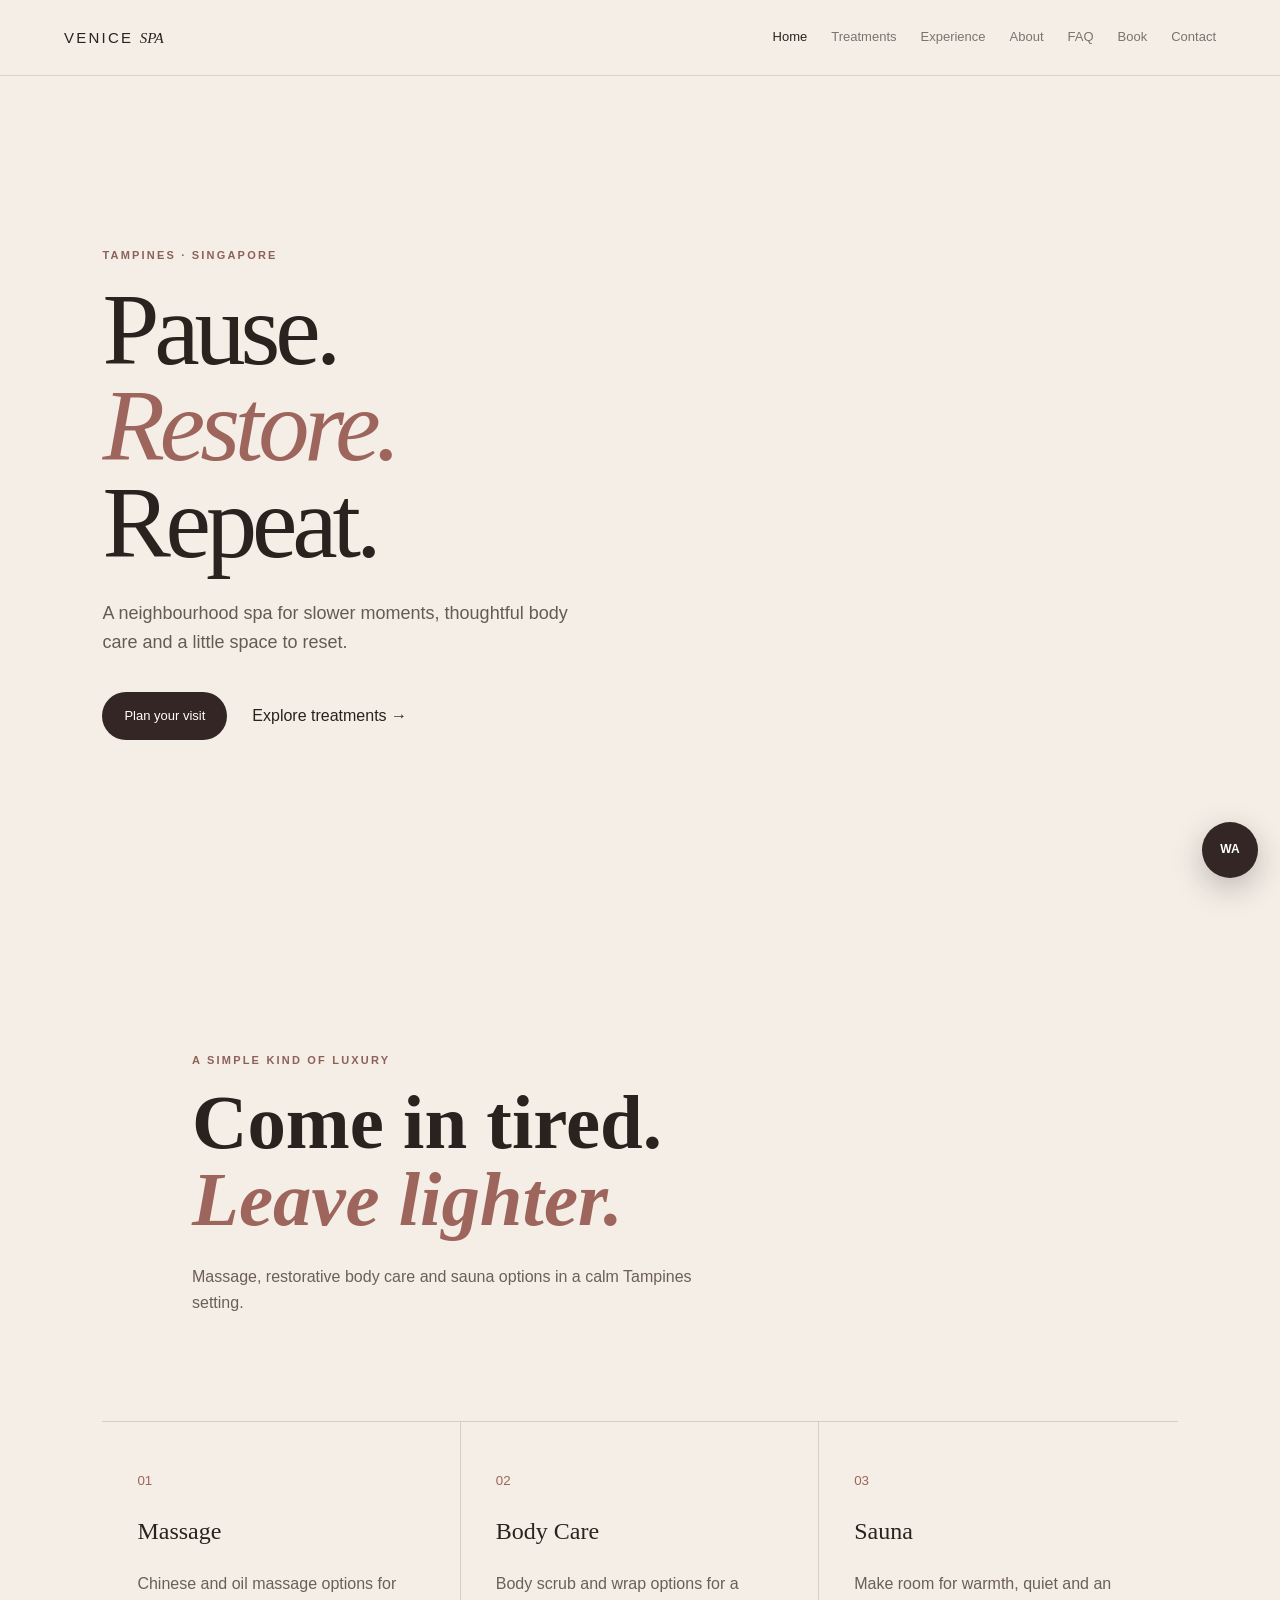
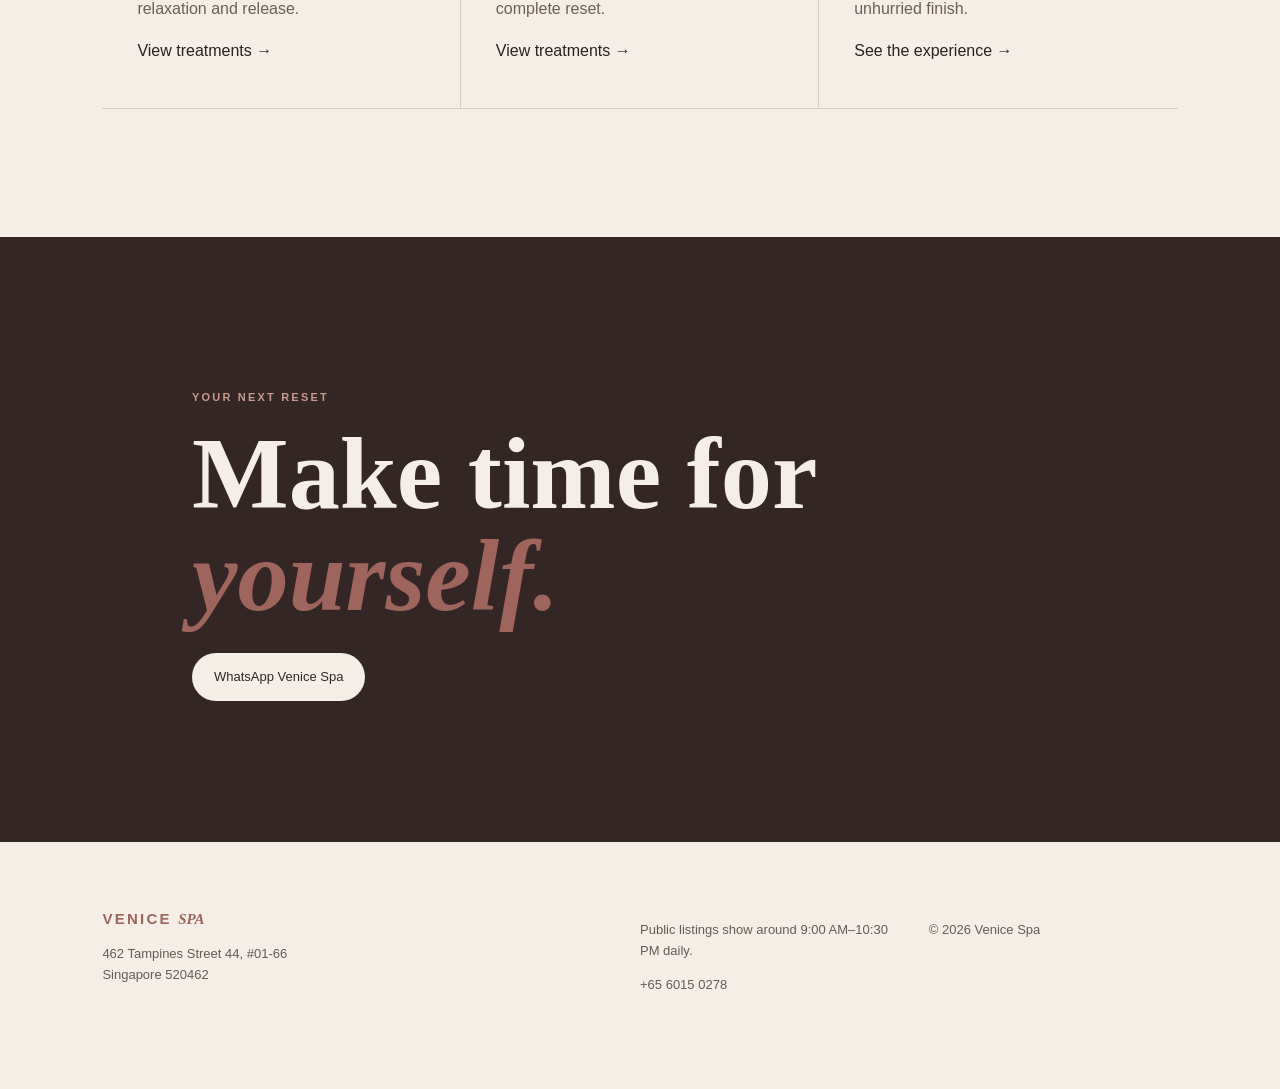
<file: index.html>
<!doctype html><html lang="en"><head><meta charset="utf-8"><meta name="viewport" content="width=device-width,initial-scale=1"><title>Venice Spa — Pause. Restore. Repeat.</title><meta name="description" content="Venice Spa, Tampines Singapore. Massage, body care and sauna."><link rel="stylesheet" href="styles.css"></head><body><div class="loader">VENICE <i>SPA</i></div><header><a class="logo" href="index.html">VENICE <i>SPA</i></a><button class="menu">☰</button><nav><a class="active" href="index.html">Home</a><a href="services.html">Treatments</a><a href="experience.html">Experience</a><a href="about.html">About</a><a href="faq.html">FAQ</a><a href="book.html">Book</a><a href="contact.html">Contact</a></nav></header><main><section class="hero"><div><p class="eyebrow">TAMPINES · SINGAPORE</p><h1>Pause.<br><em>Restore.</em><br>Repeat.</h1><p class="lead">A neighbourhood spa for slower moments, thoughtful body care and a little space to reset.</p><div class="actions"><a class="btn" href="book.html">Plan your visit</a><a href="services.html">Explore treatments →</a></div></div><div class="heroimg"></div></section><section class="intro reveal"><p class="eyebrow">A SIMPLE KIND OF LUXURY</p><h2>Come in tired.<br><em>Leave lighter.</em></h2><p>Massage, restorative body care and sauna options in a calm Tampines setting.</p></section><section class="cards reveal"><article><small>01</small><h2>Massage</h2><p>Chinese and oil massage options for relaxation and release.</p><a href="services.html">View treatments →</a></article><article><small>02</small><h2>Body Care</h2><p>Body scrub and wrap options for a complete reset.</p><a href="services.html">View treatments →</a></article><article><small>03</small><h2>Sauna</h2><p>Make room for warmth, quiet and an unhurried finish.</p><a href="experience.html">See the experience →</a></article></section><section class="dark reveal"><p class="eyebrow">YOUR NEXT RESET</p><h2>Make time for<br><em>yourself.</em></h2><a class="btn light" href="https://wa.me/6560150278">WhatsApp Venice Spa</a></section></main><footer><div><b>VENICE <i>SPA</i></b><p>462 Tampines Street 44, #01-66<br>Singapore 520462</p></div><div><p>Public listings show around 9:00 AM–10:30 PM daily.</p><p>+65 6015 0278</p></div><div><p>© 2026 Venice Spa</p></div></footer><a class="wa" href="https://wa.me/6560150278">WA</a><script src="script.js"></script></body></html>
</file>
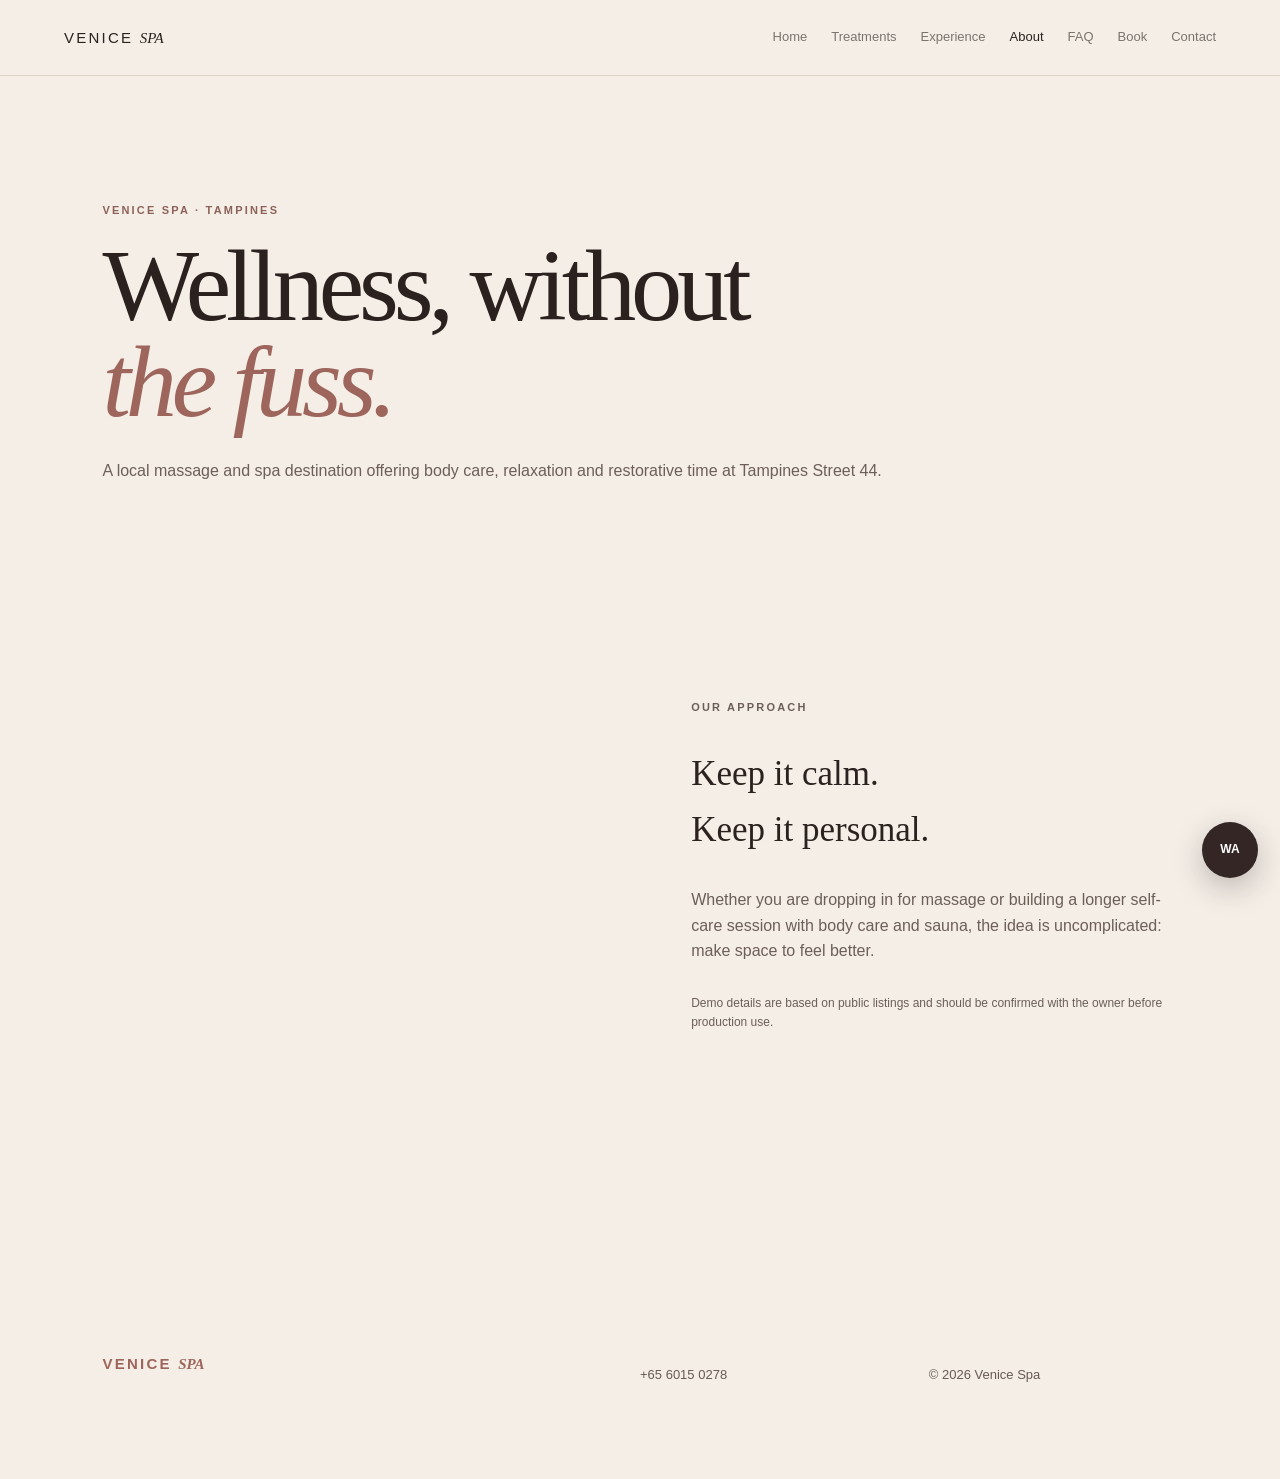
<file: about.html>
<!doctype html><html lang="en"><head><meta charset="utf-8"><meta name="viewport" content="width=device-width,initial-scale=1"><title>About — Venice Spa</title><link rel="stylesheet" href="styles.css"></head><body><header><a class="logo" href="index.html">VENICE <i>SPA</i></a><button class="menu">☰</button><nav><a href="index.html">Home</a><a href="services.html">Treatments</a><a href="experience.html">Experience</a><a class="active" href="about.html">About</a><a href="faq.html">FAQ</a><a href="book.html">Book</a><a href="contact.html">Contact</a></nav></header><main class="page"><section class="pagehead"><p class="eyebrow">VENICE SPA · TAMPINES</p><h1>Wellness, without<br><em>the fuss.</em></h1><p>A local massage and spa destination offering body care, relaxation and restorative time at Tampines Street 44.</p></section><section class="split"><div class="visual"></div><div><p class="eyebrow">OUR APPROACH</p><h2>Keep it calm.<br>Keep it personal.</h2><p>Whether you are dropping in for massage or building a longer self-care session with body care and sauna, the idea is uncomplicated: make space to feel better.</p><p class="note">Demo details are based on public listings and should be confirmed with the owner before production use.</p></div></section></main><footer><div><b>VENICE <i>SPA</i></b></div><div><p>+65 6015 0278</p></div><div><p>© 2026 Venice Spa</p></div></footer><a class="wa" href="https://wa.me/6560150278">WA</a><script src="script.js"></script></body></html>
</file>
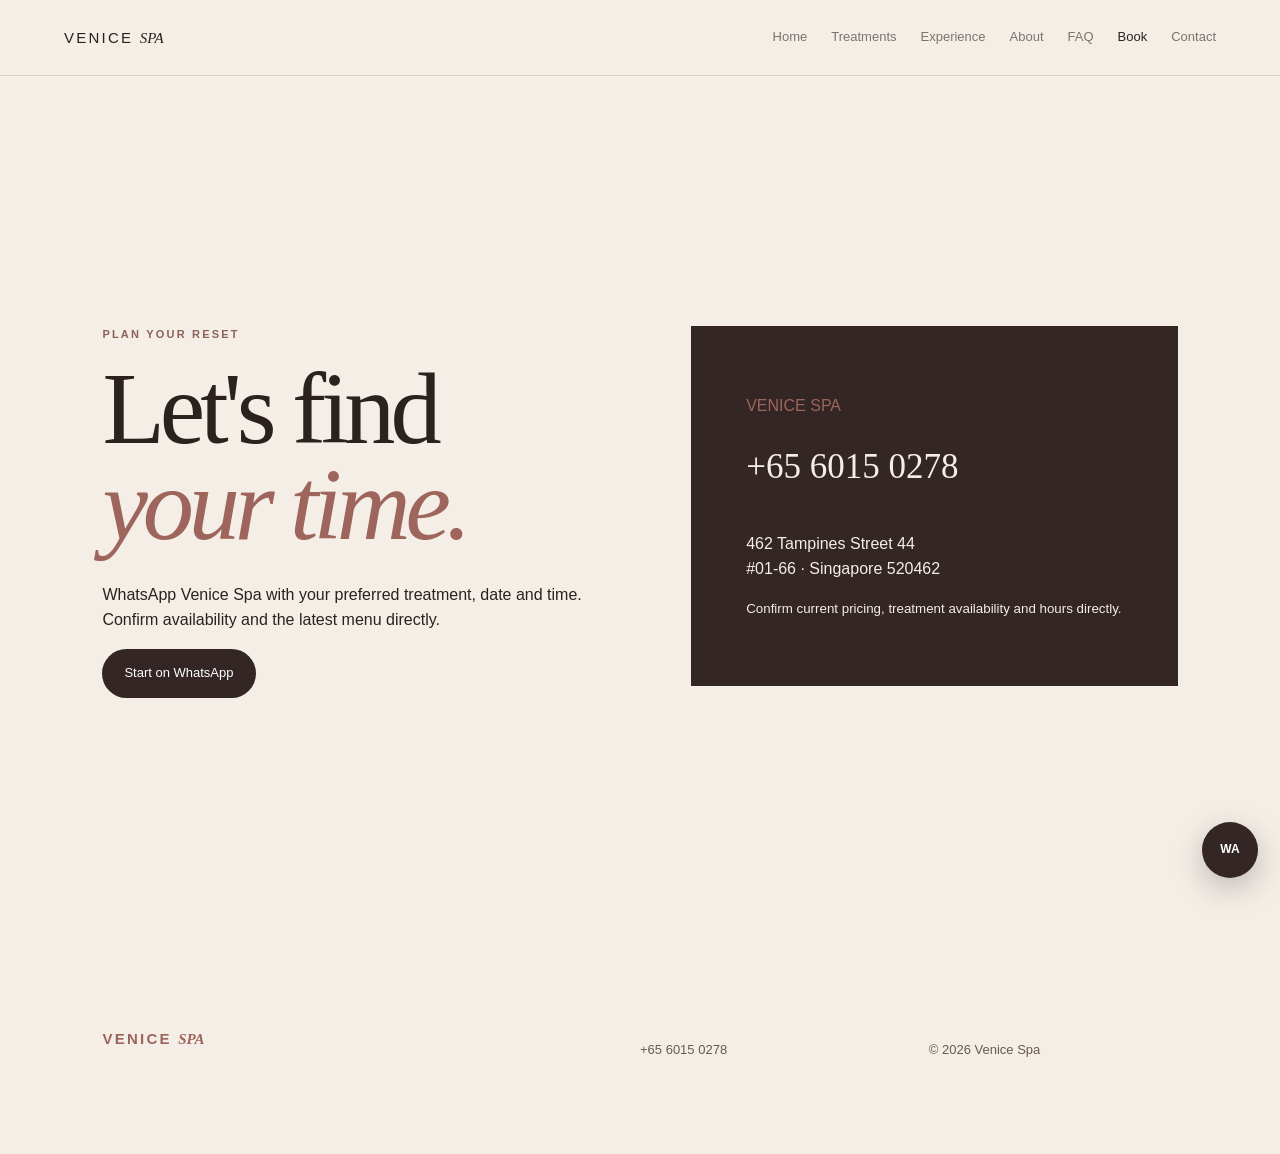
<file: book.html>
<!doctype html><html lang="en"><head><meta charset="utf-8"><meta name="viewport" content="width=device-width,initial-scale=1"><title>Book — Venice Spa</title><link rel="stylesheet" href="styles.css"></head><body><header><a class="logo" href="index.html">VENICE <i>SPA</i></a><button class="menu">☰</button><nav><a href="index.html">Home</a><a href="services.html">Treatments</a><a href="experience.html">Experience</a><a href="about.html">About</a><a href="faq.html">FAQ</a><a class="active" href="book.html">Book</a><a href="contact.html">Contact</a></nav></header><main class="page"><section class="book"><div><p class="eyebrow">PLAN YOUR RESET</p><h1>Let's find<br><em>your time.</em></h1><p>WhatsApp Venice Spa with your preferred treatment, date and time. Confirm availability and the latest menu directly.</p><a class="btn" href="https://wa.me/6560150278?text=Hi%20Venice%20Spa%2C%20I'd%20like%20to%20book%20a%20treatment.">Start on WhatsApp</a></div><div class="bookingbox"><span>VENICE SPA</span><strong>+65 6015 0278</strong><p>462 Tampines Street 44<br>#01-66 · Singapore 520462</p><small>Confirm current pricing, treatment availability and hours directly.</small></div></section></main><footer><div><b>VENICE <i>SPA</i></b></div><div><p>+65 6015 0278</p></div><div><p>© 2026 Venice Spa</p></div></footer><a class="wa" href="https://wa.me/6560150278">WA</a><script src="script.js"></script></body></html>
</file>
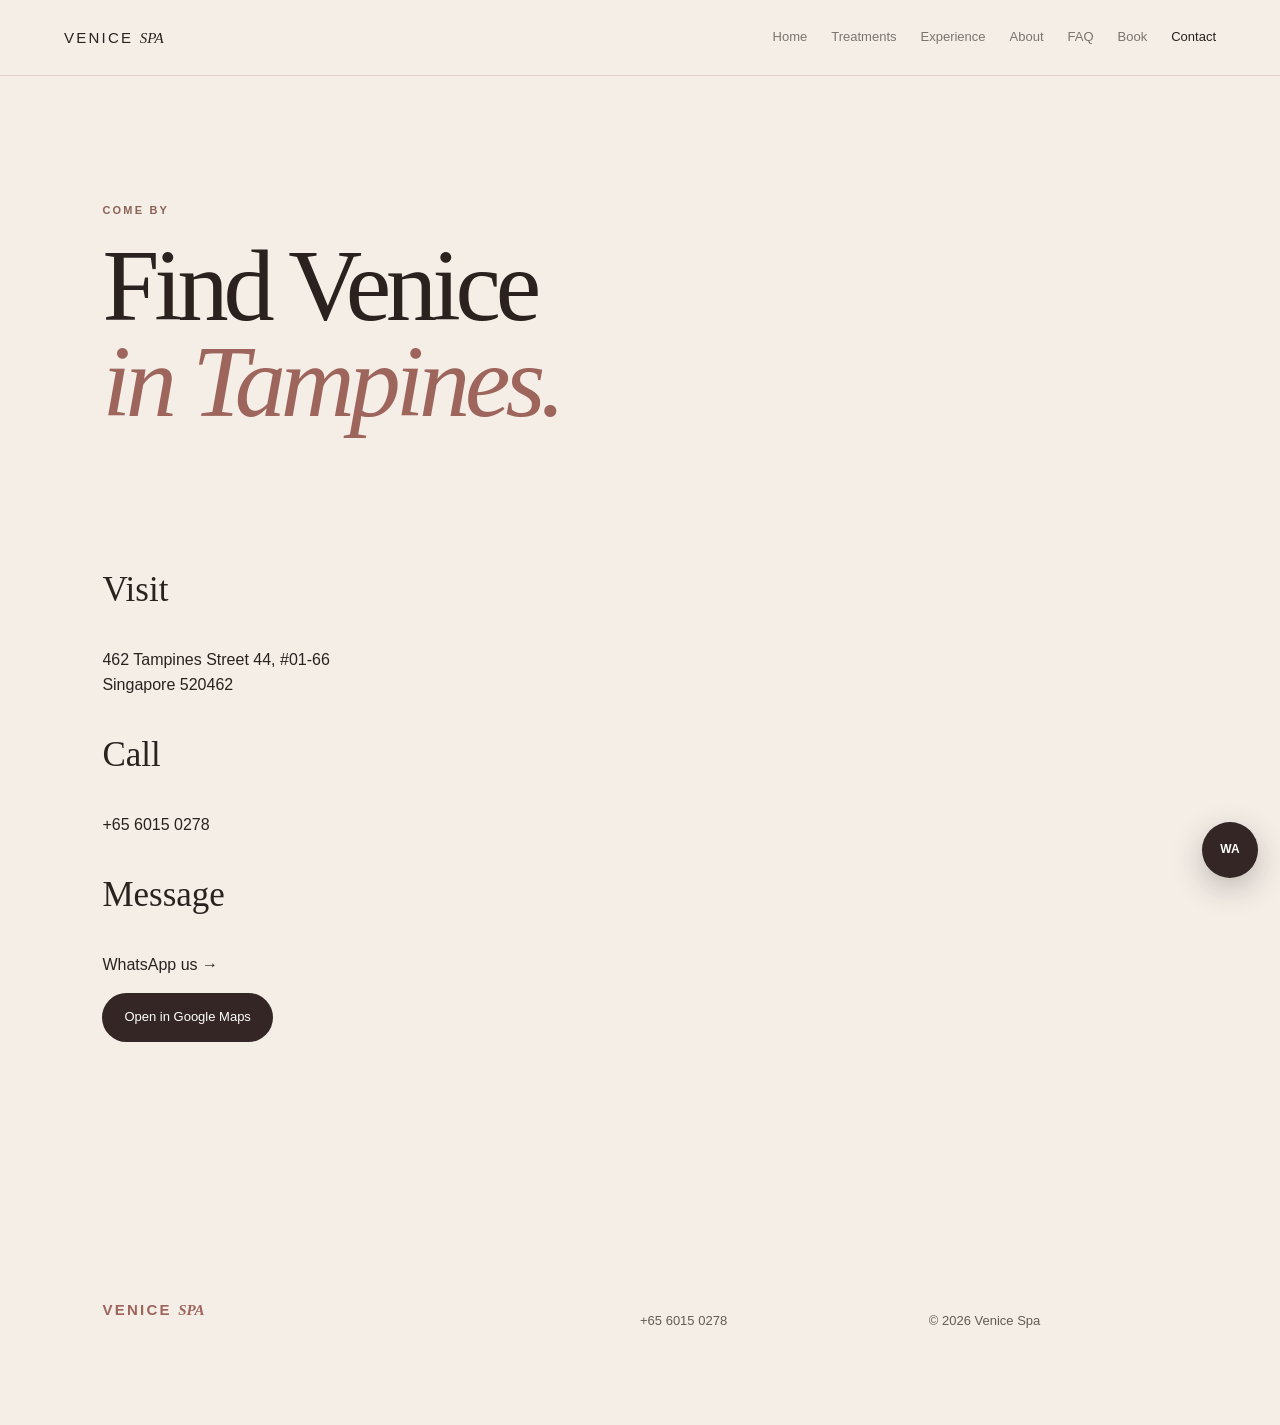
<file: contact.html>
<!doctype html><html lang="en"><head><meta charset="utf-8"><meta name="viewport" content="width=device-width,initial-scale=1"><title>Contact — Venice Spa</title><link rel="stylesheet" href="styles.css"></head><body><header><a class="logo" href="index.html">VENICE <i>SPA</i></a><button class="menu">☰</button><nav><a href="index.html">Home</a><a href="services.html">Treatments</a><a href="experience.html">Experience</a><a href="about.html">About</a><a href="faq.html">FAQ</a><a href="book.html">Book</a><a class="active" href="contact.html">Contact</a></nav></header><main class="page"><section class="pagehead"><p class="eyebrow">COME BY</p><h1>Find Venice<br><em>in Tampines.</em></h1></section><section class="contactgrid"><div><h2>Visit</h2><p>462 Tampines Street 44, #01-66<br>Singapore 520462</p><h2>Call</h2><p><a href="tel:+6560150278">+65 6015 0278</a></p><h2>Message</h2><p><a href="https://wa.me/6560150278">WhatsApp us →</a></p><a class="btn" href="https://www.google.com/maps/search/?api=1&query=Venice%20Spa%20462%20Tampines%20Street%2044%20Singapore%20520462">Open in Google Maps</a></div><iframe title="Venice Spa map" src="https://www.google.com/maps?q=462%20Tampines%20Street%2044%20Singapore%20520462&output=embed" loading="lazy"></iframe></section></main><footer><div><b>VENICE <i>SPA</i></b></div><div><p>+65 6015 0278</p></div><div><p>© 2026 Venice Spa</p></div></footer><a class="wa" href="https://wa.me/6560150278">WA</a><script src="script.js"></script></body></html>
</file>
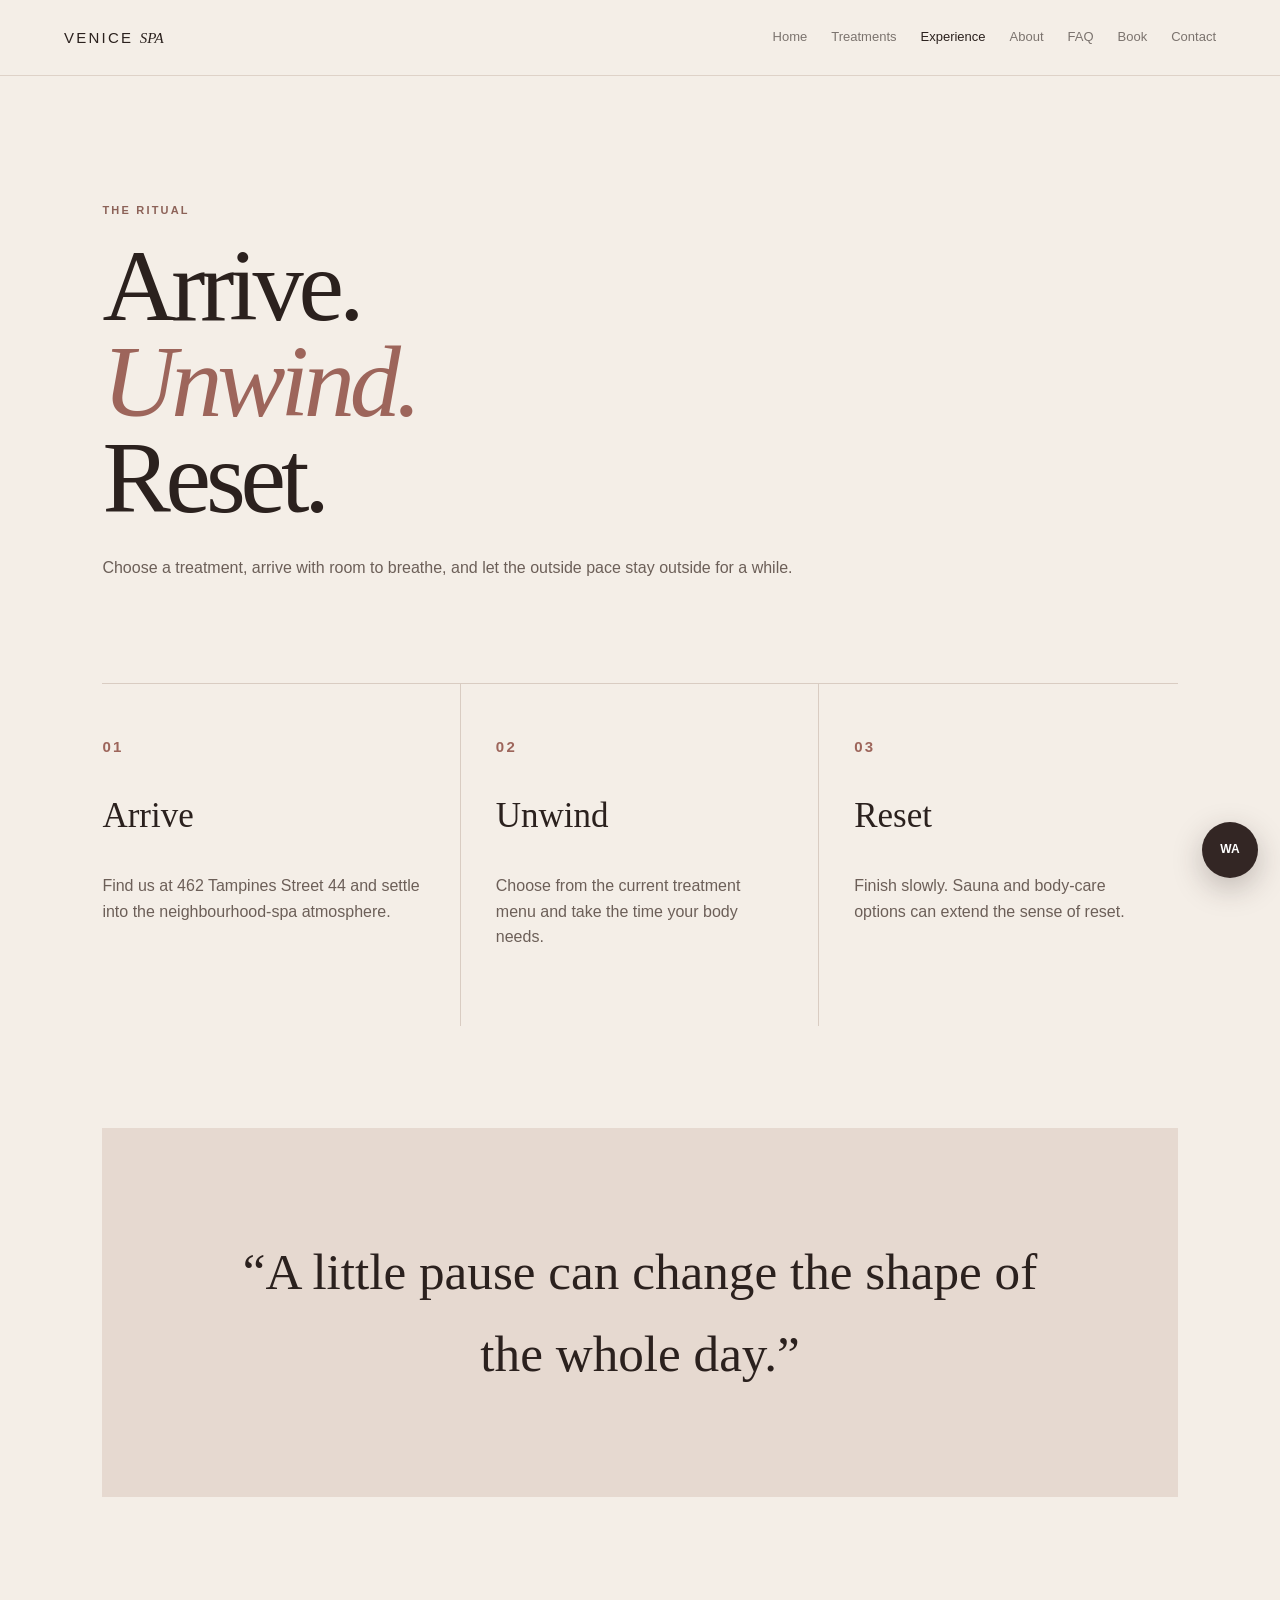
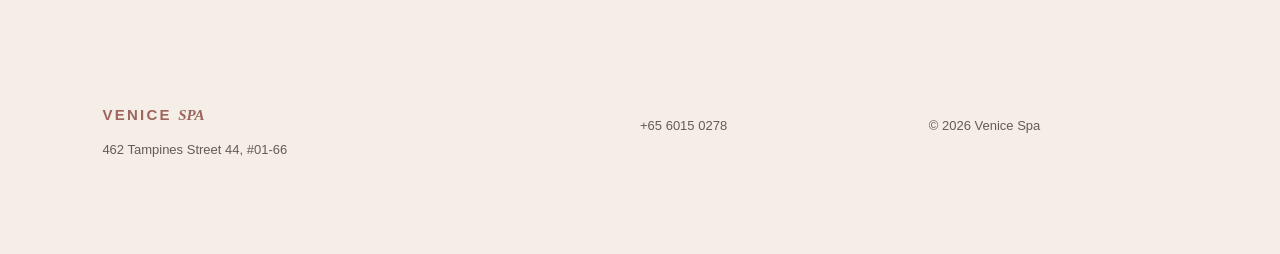
<file: experience.html>
<!doctype html><html lang="en"><head><meta charset="utf-8"><meta name="viewport" content="width=device-width,initial-scale=1"><title>Experience — Venice Spa</title><link rel="stylesheet" href="styles.css"></head><body><header><a class="logo" href="index.html">VENICE <i>SPA</i></a><button class="menu">☰</button><nav><a href="index.html">Home</a><a href="services.html">Treatments</a><a class="active" href="experience.html">Experience</a><a href="about.html">About</a><a href="faq.html">FAQ</a><a href="book.html">Book</a><a href="contact.html">Contact</a></nav></header><main class="page"><section class="pagehead"><p class="eyebrow">THE RITUAL</p><h1>Arrive.<br><em>Unwind.</em><br>Reset.</h1><p>Choose a treatment, arrive with room to breathe, and let the outside pace stay outside for a while.</p></section><section class="steps"><div><b>01</b><h2>Arrive</h2><p>Find us at 462 Tampines Street 44 and settle into the neighbourhood-spa atmosphere.</p></div><div><b>02</b><h2>Unwind</h2><p>Choose from the current treatment menu and take the time your body needs.</p></div><div><b>03</b><h2>Reset</h2><p>Finish slowly. Sauna and body-care options can extend the sense of reset.</p></div></section><section class="quote"><p>“A little pause can change the shape of the whole day.”</p></section></main><footer><div><b>VENICE <i>SPA</i></b><p>462 Tampines Street 44, #01-66</p></div><div><p>+65 6015 0278</p></div><div><p>© 2026 Venice Spa</p></div></footer><a class="wa" href="https://wa.me/6560150278">WA</a><script src="script.js"></script></body></html>
</file>
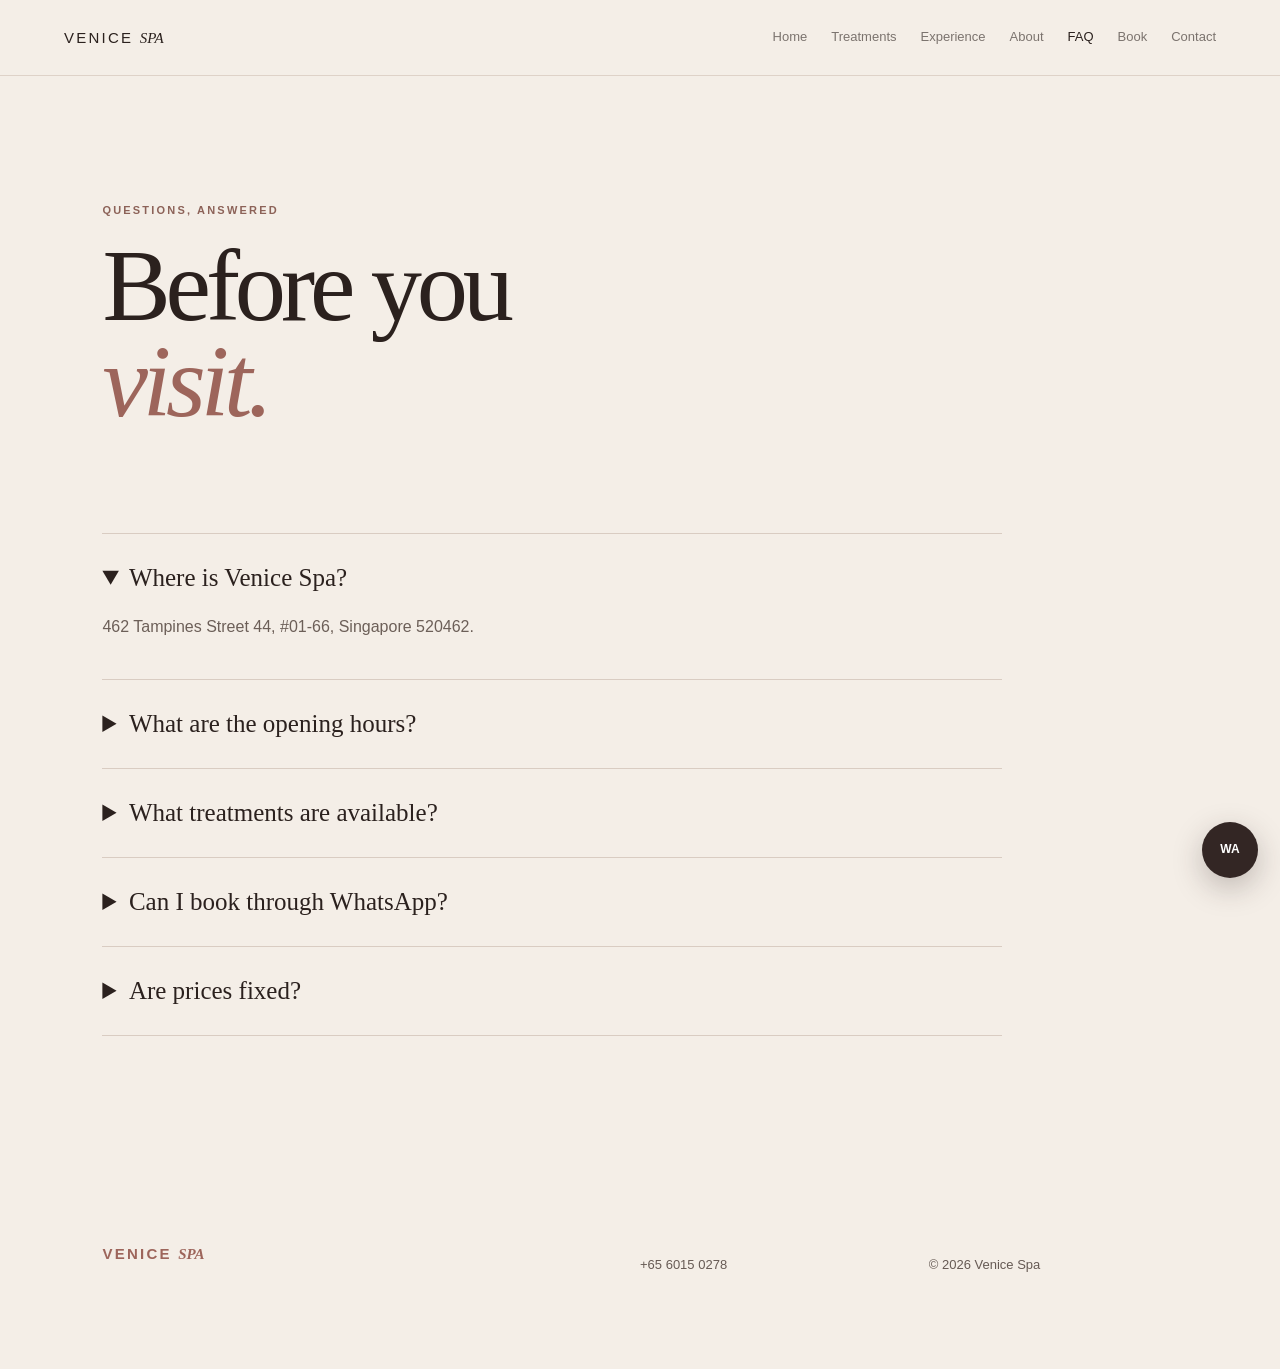
<file: faq.html>
<!doctype html><html lang="en"><head><meta charset="utf-8"><meta name="viewport" content="width=device-width,initial-scale=1"><title>FAQ — Venice Spa</title><link rel="stylesheet" href="styles.css"></head><body><header><a class="logo" href="index.html">VENICE <i>SPA</i></a><button class="menu">☰</button><nav><a href="index.html">Home</a><a href="services.html">Treatments</a><a href="experience.html">Experience</a><a href="about.html">About</a><a class="active" href="faq.html">FAQ</a><a href="book.html">Book</a><a href="contact.html">Contact</a></nav></header><main class="page"><section class="pagehead"><p class="eyebrow">QUESTIONS, ANSWERED</p><h1>Before you<br><em>visit.</em></h1></section><section class="faq"><details open><summary>Where is Venice Spa?</summary><p>462 Tampines Street 44, #01-66, Singapore 520462.</p></details><details><summary>What are the opening hours?</summary><p>Public listings currently show around 9:00 AM–10:30 PM daily. Confirm before visiting.</p></details><details><summary>What treatments are available?</summary><p>Public listings include Chinese massage, oil massage, ear treatment, bubble massage, body scrub/wrap and sauna-related services.</p></details><details><summary>Can I book through WhatsApp?</summary><p>Use the WhatsApp button to contact the business and confirm your preferred treatment and time.</p></details><details><summary>Are prices fixed?</summary><p>Public listings show S$60 for several 60-minute services, but pricing and availability can change.</p></details></section></main><footer><div><b>VENICE <i>SPA</i></b></div><div><p>+65 6015 0278</p></div><div><p>© 2026 Venice Spa</p></div></footer><a class="wa" href="https://wa.me/6560150278">WA</a><script src="script.js"></script></body></html>
</file>
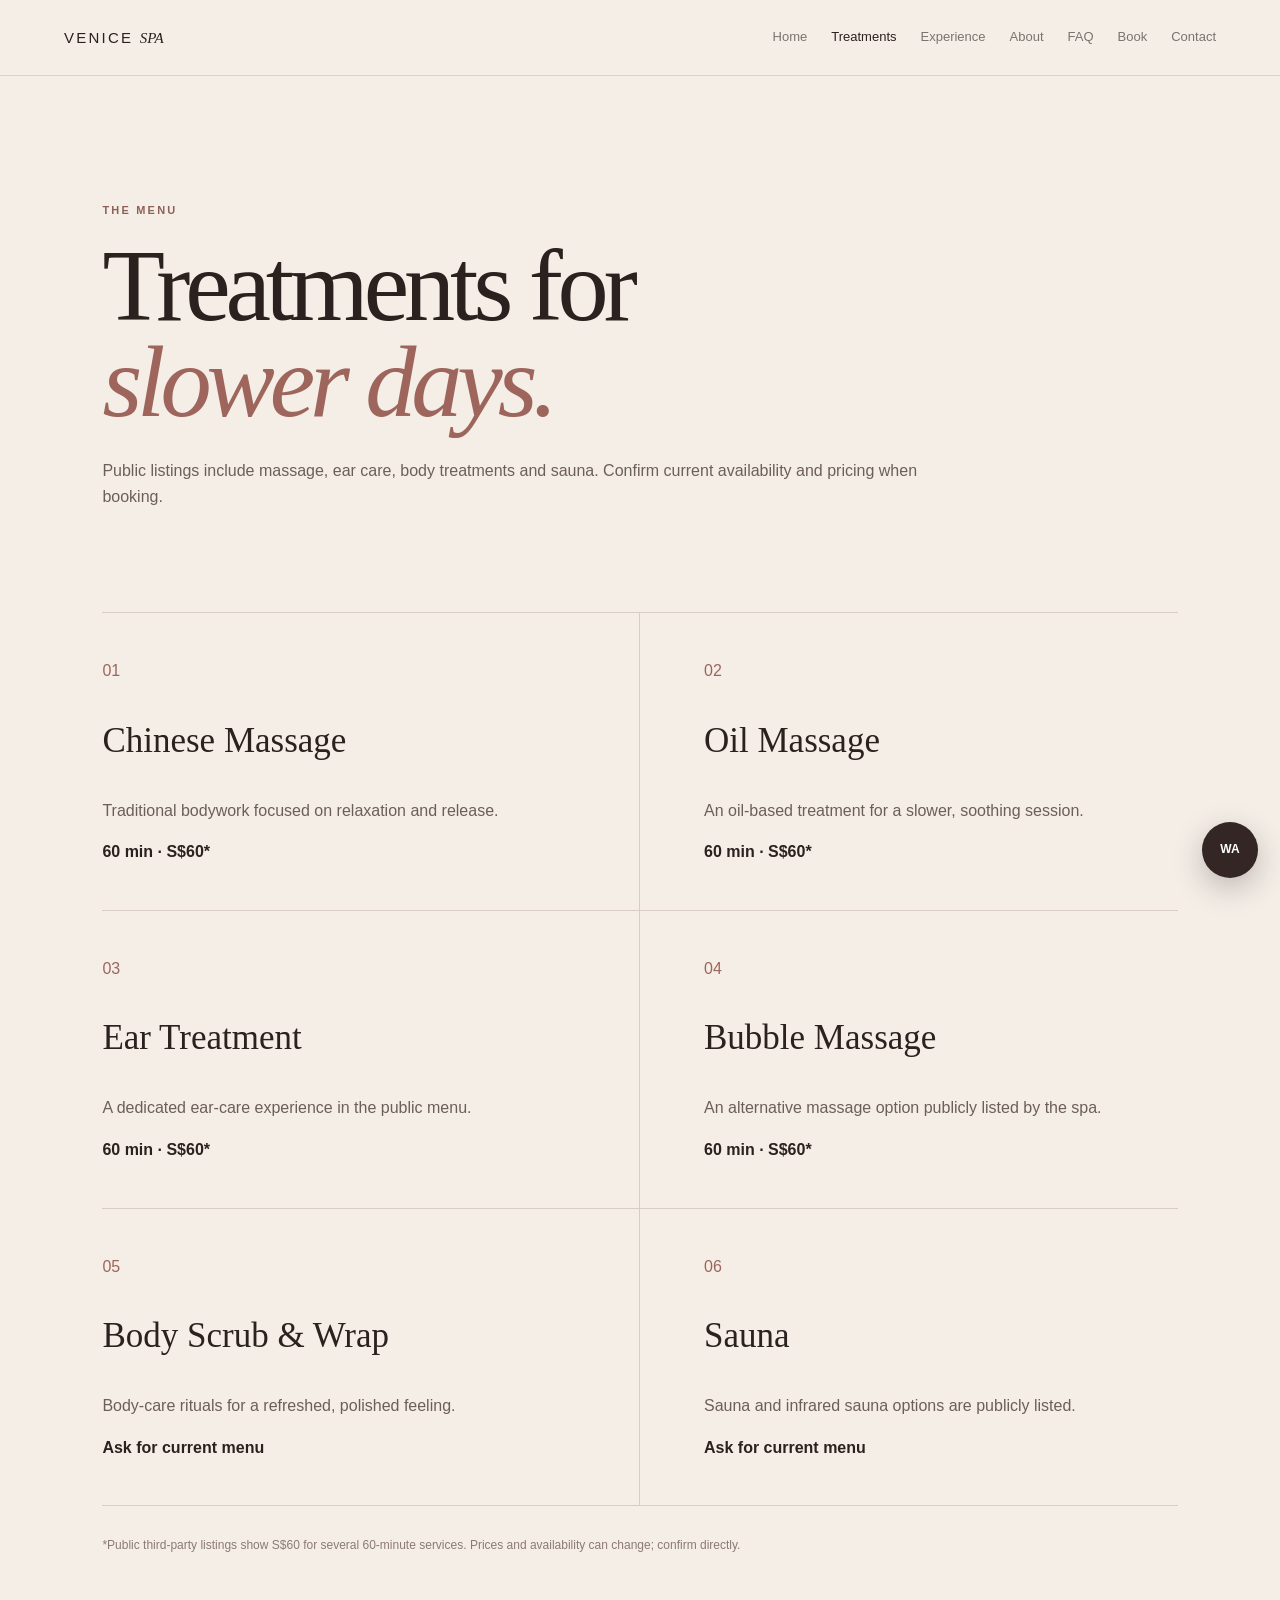
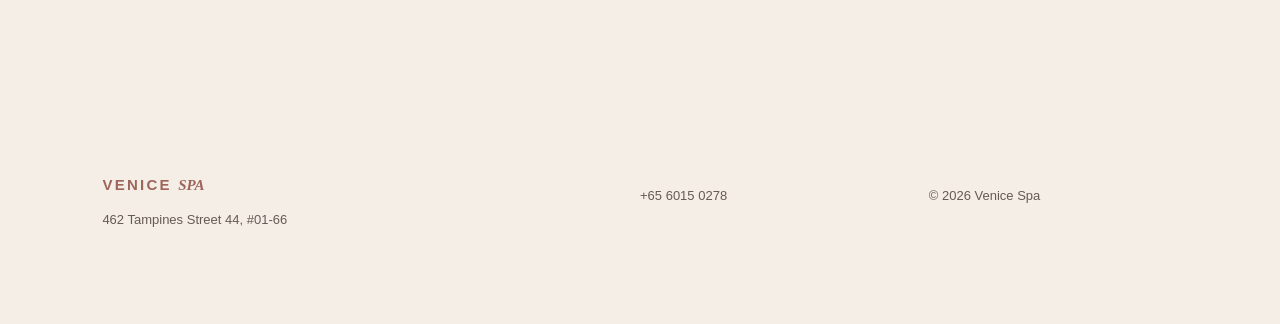
<file: services.html>
<!doctype html><html lang="en"><head><meta charset="utf-8"><meta name="viewport" content="width=device-width,initial-scale=1"><title>Treatments — Venice Spa</title><link rel="stylesheet" href="styles.css"></head><body><header><a class="logo" href="index.html">VENICE <i>SPA</i></a><button class="menu">☰</button><nav><a href="index.html">Home</a><a class="active" href="services.html">Treatments</a><a href="experience.html">Experience</a><a href="about.html">About</a><a href="faq.html">FAQ</a><a href="book.html">Book</a><a href="contact.html">Contact</a></nav></header><main class="page"><section class="pagehead"><p class="eyebrow">THE MENU</p><h1>Treatments for<br><em>slower days.</em></h1><p>Public listings include massage, ear care, body treatments and sauna. Confirm current availability and pricing when booking.</p></section><section class="servicegrid"><article><span>01</span><h2>Chinese Massage</h2><p>Traditional bodywork focused on relaxation and release.</p><strong>60 min · S$60*</strong></article><article><span>02</span><h2>Oil Massage</h2><p>An oil-based treatment for a slower, soothing session.</p><strong>60 min · S$60*</strong></article><article><span>03</span><h2>Ear Treatment</h2><p>A dedicated ear-care experience in the public menu.</p><strong>60 min · S$60*</strong></article><article><span>04</span><h2>Bubble Massage</h2><p>An alternative massage option publicly listed by the spa.</p><strong>60 min · S$60*</strong></article><article><span>05</span><h2>Body Scrub & Wrap</h2><p>Body-care rituals for a refreshed, polished feeling.</p><strong>Ask for current menu</strong></article><article><span>06</span><h2>Sauna</h2><p>Sauna and infrared sauna options are publicly listed.</p><strong>Ask for current menu</strong></article></section><p class="note">*Public third-party listings show S$60 for several 60-minute services. Prices and availability can change; confirm directly.</p></main><footer><div><b>VENICE <i>SPA</i></b><p>462 Tampines Street 44, #01-66</p></div><div><p>+65 6015 0278</p></div><div><p>© 2026 Venice Spa</p></div></footer><a class="wa" href="https://wa.me/6560150278">WA</a><script src="script.js"></script></body></html>
</file>
<file: styles.css>
*{box-sizing:border-box}html{scroll-behavior:smooth}body{margin:0;background:#f4eee7;color:#2b211e;font-family:Arial,sans-serif;line-height:1.6}a{color:inherit;text-decoration:none}header{height:76px;display:flex;align-items:center;justify-content:space-between;padding:0 5vw;position:sticky;top:0;z-index:10;background:#f4eee7ee;backdrop-filter:blur(14px);border-bottom:1px solid #ded2c8}.logo,b{font-size:15px;letter-spacing:.15em}.logo i,b i{font-family:Georgia,serif;font-style:italic;letter-spacing:0}nav{display:flex;gap:24px;font-size:13px}nav a{opacity:.6}.active,nav a:hover{opacity:1}.menu{display:none;border:0;background:none;font-size:22px}.hero{min-height:calc(100vh - 76px);display:grid;grid-template-columns:1fr 1fr;gap:6vw;align-items:center;padding:7vw 8vw}.eyebrow{font-size:11px;letter-spacing:.2em;font-weight:bold;text-transform:uppercase;color:#8c6258}.hero h1,.pagehead h1,.book h1{font-family:Georgia,serif;font-size:clamp(58px,8vw,112px);font-weight:500;line-height:.94;margin:18px 0 28px;letter-spacing:-.05em}.hero h1 em,.pagehead h1 em,.book h1 em,h2 em{color:#9d655b;font-style:italic}.lead{max-width:480px;font-size:18px;color:#665a54}.actions{display:flex;gap:25px;align-items:center;margin-top:35px}.btn{display:inline-block;background:#332624;color:#fff;padding:14px 22px;border-radius:999px;font-size:13px}.heroimg,.visual{min-height:600px;background:url('https://images.unsplash.com/photo-1540555700478-4be289fbecef?auto=format&fit=crop&w=1200&q=85') center/cover}.intro{padding:11vw 15vw 7vw;max-width:1000px}.intro h2,.dark h2{font-family:Georgia,serif;font-size:clamp(45px,6vw,80px);line-height:1;margin:16px 0 25px}.intro>p:last-child{max-width:520px;color:#6c5f58}.cards{display:grid;grid-template-columns:repeat(3,1fr);border-top:1px solid #d9ccc2;border-bottom:1px solid #d9ccc2;margin:0 8vw}.cards article{padding:45px 35px;min-height:280px;border-right:1px solid #d9ccc2}.cards article:last-child{border:0}.cards small,span,b{color:#9d655b}.cards h2{font-family:Georgia,serif;font-weight:500}.cards p,.servicegrid p,.steps p,.pagehead>p:last-child,.split p,.faq p{color:#6c5f58}.dark{margin-top:10vw;background:#332624;color:#f4eee7;padding:11vw 15vw}.dark .eyebrow{color:#c79b91}.dark h2{font-size:clamp(55px,8vw,105px)}.light{background:#f4eee7;color:#332624}footer{padding:65px 8vw 80px;display:grid;grid-template-columns:2fr 1fr 1fr;gap:40px;font-size:13px;color:#665a54}.page{padding:9vw 8vw 11vw}.pagehead{max-width:850px;margin-bottom:8vw}.pagehead h1{font-size:clamp(58px,8vw,105px)}.servicegrid{display:grid;grid-template-columns:repeat(2,1fr);border-top:1px solid #d9ccc2}.servicegrid article{padding:45px 5vw 45px 0;border-bottom:1px solid #d9ccc2}.servicegrid article:nth-child(odd){border-right:1px solid #d9ccc2}.servicegrid article:nth-child(even){padding-left:5vw}.servicegrid h2,.steps h2,.split h2,.contactgrid h2{font-family:Georgia,serif;font-size:35px;font-weight:500}.note{font-size:12px;color:#8b7b72;margin-top:30px}.steps{display:grid;grid-template-columns:repeat(3,1fr);border-top:1px solid #d9ccc2}.steps>div{padding:50px 35px 60px 0;border-right:1px solid #d9ccc2}.steps>div+div{padding-left:35px}.steps>div:last-child{border:0}.quote{margin-top:8vw;padding:8vw;background:#e6d9d0;text-align:center}.quote p{font-family:Georgia,serif;font-size:clamp(30px,4vw,52px);max-width:800px;margin:auto}.split{display:grid;grid-template-columns:1fr 1fr;gap:8vw;align-items:center}.split .visual{min-height:560px}.faq{max-width:900px}.faq details{border-top:1px solid #d9ccc2;padding:24px 0}.faq details:last-child{border-bottom:1px solid #d9ccc2}.faq summary{cursor:pointer;font-family:Georgia,serif;font-size:25px}.book{min-height:70vh;display:grid;grid-template-columns:1fr 1fr;gap:8vw;align-items:center}.bookingbox{background:#332624;color:#f4eee7;padding:55px;min-height:360px;display:flex;flex-direction:column;justify-content:center}.bookingbox strong{font-family:Georgia,serif;font-size:35px;font-weight:500;margin:20px 0}.contactgrid{display:grid;grid-template-columns:1fr 1.2fr;gap:7vw}.contactgrid iframe{width:100%;min-height:560px;border:0;filter:grayscale(1)}.wa{position:fixed;right:22px;bottom:22px;width:56px;height:56px;border-radius:50%;display:grid;place-items:center;background:#332624;color:#fff;font-size:12px;font-weight:bold;box-shadow:0 10px 30px #33262444;z-index:20}.loader{position:fixed;inset:0;background:#332624;color:#f4eee7;display:grid;place-items:center;z-index:100;font-family:Georgia,serif;font-size:32px;transition:.5s}.loader.hide{opacity:0;visibility:hidden}.reveal{opacity:0;transform:translateY(25px);transition:.8s}.reveal.show{opacity:1;transform:none}@media(max-width:800px){header{height:68px;padding:0 6vw}.menu{display:block}nav{display:none;position:absolute;top:68px;left:0;right:0;padding:25px 6vw;background:#f4eee7;flex-direction:column;gap:16px}nav.open{display:flex}.hero,.split,.book,.contactgrid{grid-template-columns:1fr}.hero{padding:15vw 7vw;gap:12vw}.heroimg,.split .visual{min-height:430px}.intro{padding:18vw 8vw}.cards,.servicegrid,.steps{grid-template-columns:1fr;margin:0 7vw}.cards article,.steps>div,.servicegrid article,.servicegrid article:nth-child(odd),.servicegrid article:nth-child(even){border-right:0;border-bottom:1px solid #d9ccc2;padding:35px 0}.dark{padding:18vw 8vw}.page{padding:16vw 7vw}.pagehead{margin-bottom:16vw}.contactgrid iframe{min-height:400px}footer{grid-template-columns:1fr;padding:55px 7vw}}
</file>
